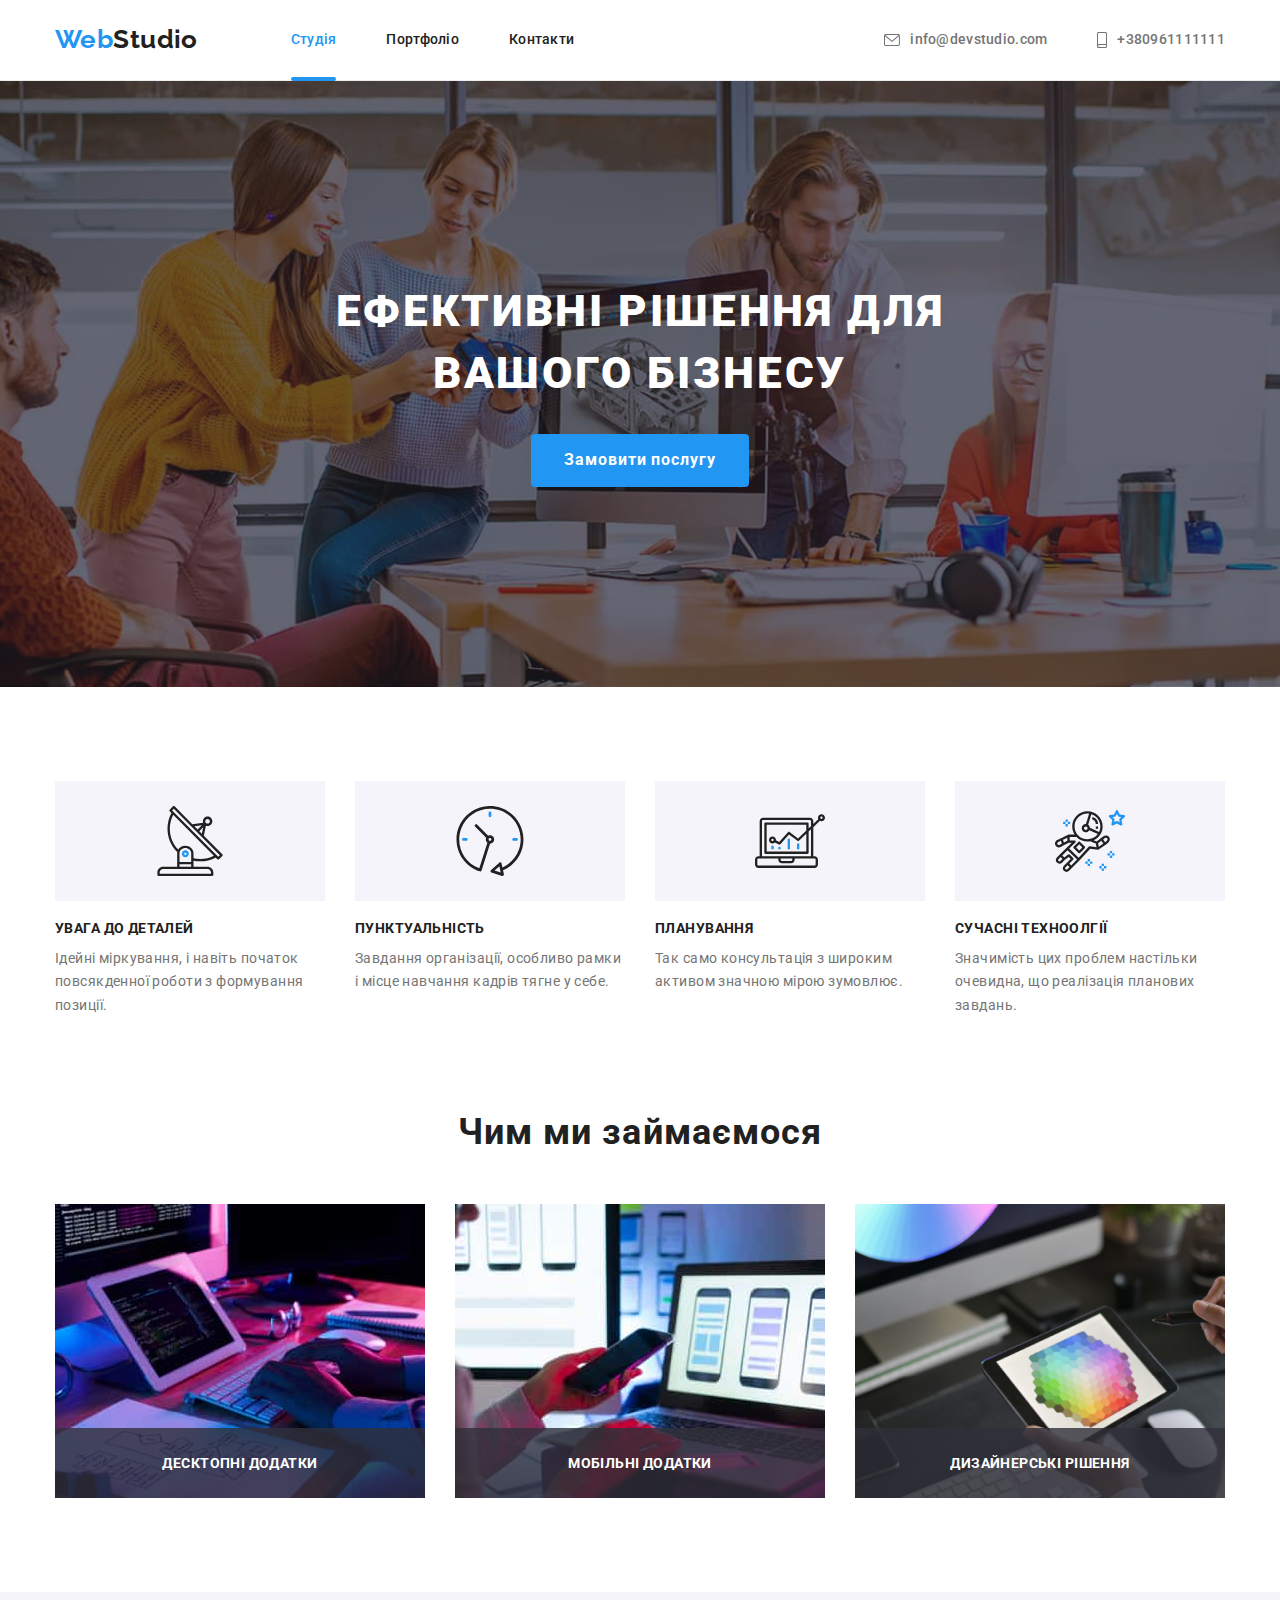
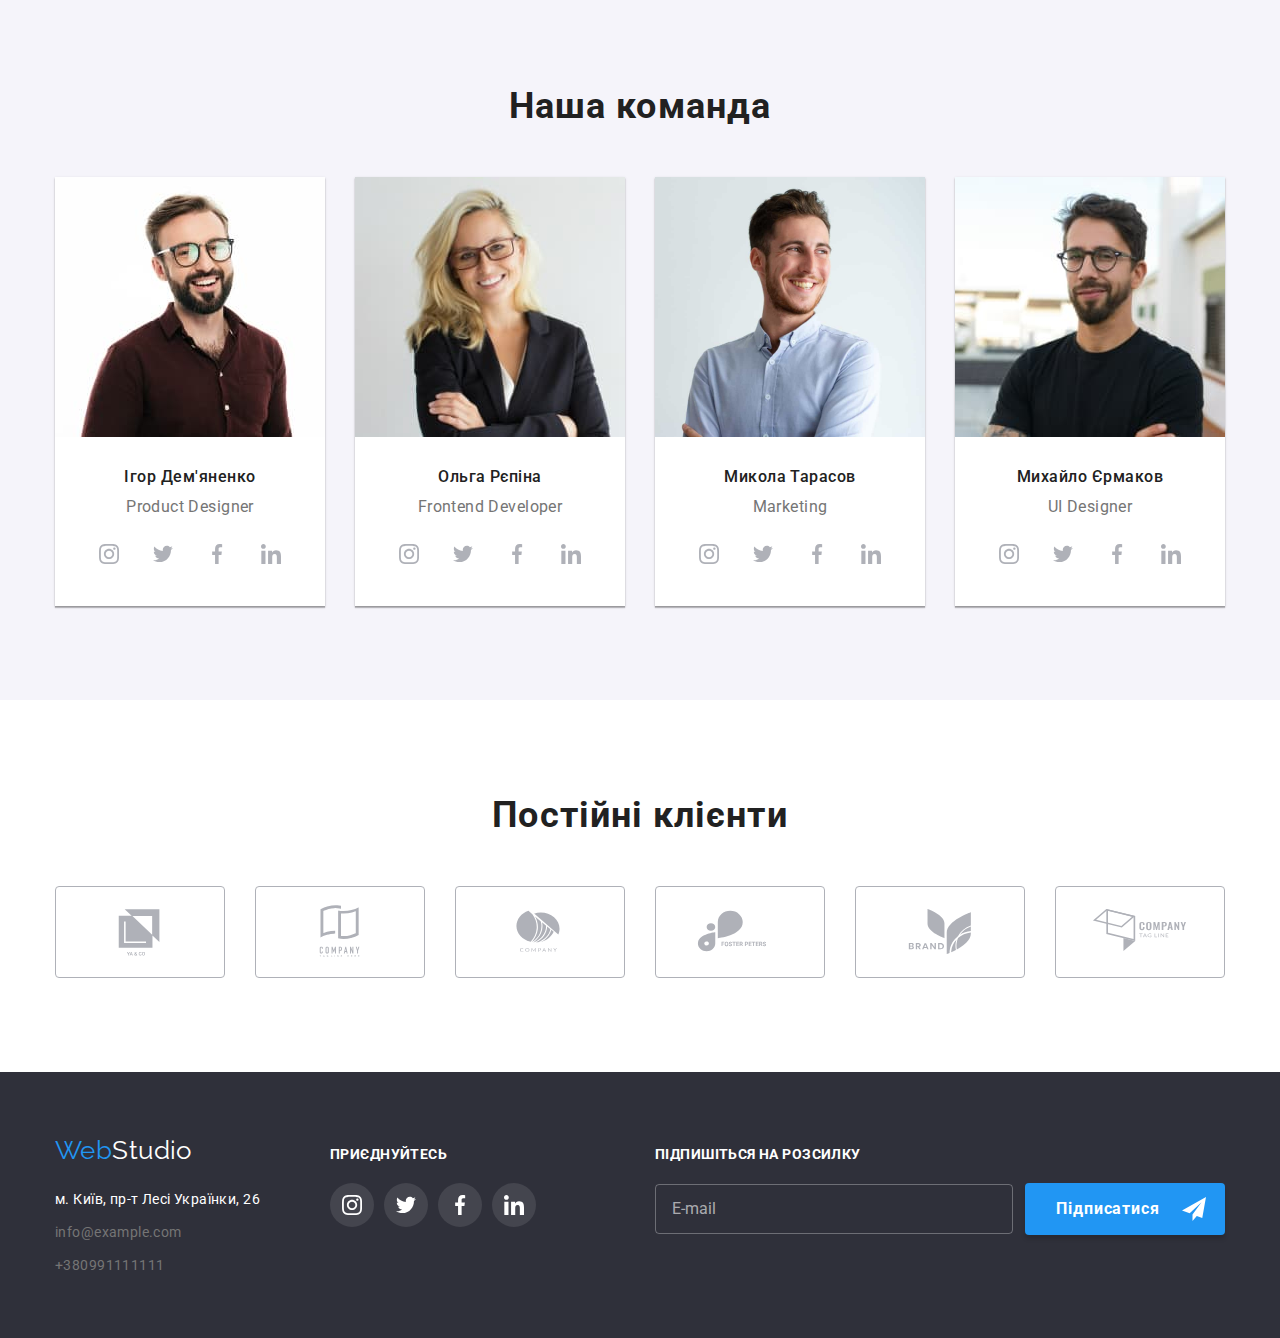
<file: index.html>
<!DOCTYPE html>
<html lang="uk">
  <head>
    <meta charset="UTF-8" />
    <meta http-equiv="X-UA-Compatible" content="IE=edge" />
    <meta name="viewport" content="width=device-width, initial-scale=1.0" />
    <link
      href="https://fonts.googleapis.com/css2?family=Raleway:wght@700&family=Roboto:wght@400;500;700;900&display=swap"
      rel="stylesheet"
    />
    <link
      rel="stylesheet"
      href="https://cdnjs.cloudflare.com/ajax/libs/modern-normalize/1.1.0/modern-normalize.min.css"
    />
    <link rel="stylesheet" href="./css/styles.css" />
    <title>Студія</title>
  </head>
  <body class="page">
    <!-- header -->
    <header class="page-header">
      <div class="container wrapper">
        <nav class="main-nav">
          <!-- logo -->
          <a href="./index.html" lang="en" class="link logo-header"
            ><span class="select">Web</span>Studio</a
          >
          <!-- navigatio -->
          <ul class="nav-list list">
            <li class="nav-list-item">
              <a href="./index.html" class="link nav-link current">Студія</a>
            </li>
            <li class="nav-list-item">
              <a href="./portfolio.html" class="link nav-link">Портфоліо</a>
            </li>
            <li class="nav-list-item"><a href="#" class="link nav-link">Контакти</a></li>
          </ul>
        </nav>
        <ul class="list contact-list">
          <li class="contact-list-item">
            <a href="mailto:info@devstudio.com" class="link mail">
              <svg class="mail-icon" width="16" height="12" aria-label="пошта">
                <use href="./images/icons.svg#icon-envelope"></use></svg
              >info@devstudio.com</a
            >
          </li>
          <li class="contact-list-item">
            <a href="tel:+380961111111" class="link tel">
              <svg class="mail-icon" width="10" height="16" aria-label="мобільний телефон">
                <use href="./images/icons.svg#icon-smartphone"></use></svg
              >+380961111111</a
            >
          </li>
        </ul>
      </div>
    </header>

    <!-- main -->
    <main>
      <!-- hero -->
      <section class="hero">
        <div class="container hero-content">
          <h1 class="hero-title">
            Ефективні рішення для <br />
            вашого бізнесу
          </h1>
          <button type="button" class="favor-btn" data-modal-open>Замовити послугу</button>
        </div>
      </section>

      <!-- advantage -->

      <section class="section advantage">
        <div class="container">
          <h2 class="visually-hidden">Наші переваги</h2>
          <ul class="list advantage-list">
            <li class="list-marker">
              <div class="advantage-theme">
                <svg class="advantage-icon" width="70" height="70" aria-label="антена">
                  <use href="./images/icons.svg#icon-block-01-antenna"></use>
                </svg>
              </div>
              <h3 class="advantage-title">Увага до деталей</h3>
              <p class="text">
                Ідейні міркування, і навіть початок повсякденної роботи з формування позиції.
              </p>
            </li>
            <li class="list-marker">
              <div class="advantage-theme">
                <svg class="advantage-icon" width="70" height="70" aria-label="годинник">
                  <use href="./images/icons.svg#icon-block-01-clock"></use>
                </svg>
              </div>
              <h3 class="advantage-title">Пунктуальність</h3>
              <p class="text">
                Завдання організації, особливо рамки і місце навчання кадрів тягне у себе.
              </p>
            </li>
            <li class="list-marker">
              <div class="advantage-theme">
                <svg class="advantage-icon" width="70" height="70" aria-label="діаграма">
                  <use href="./images/icons.svg#icon-block-01-diagram"></use>
                </svg>
              </div>
              <h3 class="advantage-title">Планування</h3>
              <p class="text">Так само консультація з широким активом значною мірою зумовлює.</p>
            </li>
            <li class="list-marker">
              <div class="advantage-theme">
                <svg class="advantage-icon" width="70" height="70" aria-label="космонавт">
                  <use href="./images/icons.svg#icon-block-01-astronaut"></use>
                </svg>
              </div>
              <h3 class="advantage-title">Сучасні техноолгії</h3>
              <p class="text">
                Значимість цих проблем настільки очевидна, що реалізація планових завдань.
              </p>
            </li>
          </ul>
        </div>
      </section>

      <!-- work -->

      <section class="section work">
        <div class="container">
          <h2 class="work-title">Чим ми займаємося</h2>
          <ul class="list work-list">
            <li class="work-list-item">
              <img src="./images/img-01.jpg" alt="Чоловік набирає код" width="370" height="294" />
              <p class="work-overlay">Десктопні додатки</p>
            </li>
            <li class="work-list-item">
              <img src="./images/img-02.jpg" alt="Жінка тримає телефон" width="370" height="294" />
              <p class="work-overlay">Мобільні додатки</p>
            </li>
            <li class="work-list-item">
              <img
                src="./images/img-03.jpg"
                alt="Відображення кольорової гами на планшеті"
                width="370"
                height="294"
              />
              <p class="work-overlay">Дизайнерські рішення</p>
            </li>
          </ul>
        </div>
      </section>

      <!-- team -->

      <section class="section team">
        <div class="container">
          <h2 class="team-title">Наша команда</h2>
          <ul class="list team-list">
            <li class="team-list-item">
              <img
                src="./images/img-04.jpg"
                alt="Ігор Дем'яненко Product Designer"
                width="270"
                height="260"
              />
              <div class="our-team">
                <h3 class="secondary-title">Ігор Дем'яненко</h3>
                <p lang="en" class="point">Product Designer</p>
                <ul class="social-list">
                  <li class="social-list-item">
                    <a href="" class="social-list-link">
                      <svg class="social-list-icon" width="20" height="20" aria-label="інстаграм">
                        <use href="./images/icons.svg#icon-social-instagram"></use>
                      </svg>
                    </a>
                  </li>
                  <li>
                    <a href="" class="social-list-link">
                      <svg class="social-list-icon" width="20" height="20" aria-label="твітер">
                        <use href="./images/icons.svg#icon-social-twitter"></use>
                      </svg>
                    </a>
                  </li>
                  <li>
                    <a href="" class="social-list-link">
                      <svg class="social-list-icon" width="20" height="20" aria-label="фейсбук">
                        <use href="./images/icons.svg#icon-social-facebook"></use>
                      </svg>
                    </a>
                  </li>
                  <li>
                    <a href="" class="social-list-link">
                      <svg class="social-list-icon" width="20" height="20" aria-label="лінкедін">
                        <use href="./images/icons.svg#icon-social-linkedin"></use>
                      </svg>
                    </a>
                  </li>
                </ul>
              </div>
            </li>

            <li class="team-list-item">
              <img
                src="./images/img-05.jpg"
                alt="Ольга Рєпіна Frontend Developer"
                width="270"
                height="260"
              />
              <div class="our-team">
                <h3 class="secondary-title">Ольга Рєпіна</h3>
                <p lang="en" class="point">Frontend Developer</p>
                <ul class="social-list">
                  <li class="social-list-item">
                    <a href="" class="social-list-link">
                      <svg class="social-list-icon" width="20" height="20" aria-label="інстаграм">
                        <use href="./images/icons.svg#icon-social-instagram"></use>
                      </svg>
                    </a>
                  </li>
                  <li>
                    <a href="" class="social-list-link">
                      <svg class="social-list-icon" width="20" height="20" aria-label="твітер">
                        <use href="./images/icons.svg#icon-social-twitter"></use>
                      </svg>
                    </a>
                  </li>
                  <li>
                    <a href="" class="social-list-link">
                      <svg class="social-list-icon" width="20" height="20" aria-label="фейсбук">
                        <use href="./images/icons.svg#icon-social-facebook"></use>
                      </svg>
                    </a>
                  </li>
                  <li>
                    <a href="" class="social-list-link">
                      <svg class="social-list-icon" width="20" height="20" aria-label="лінкедін">
                        <use href="./images/icons.svg#icon-social-linkedin"></use>
                      </svg>
                    </a>
                  </li>
                </ul>
              </div>
            </li>

            <li class="team-list-item">
              <img
                src="./images/img-06.jpg"
                alt="Микола Тарасов Marketing"
                width="270"
                height="260"
              />
              <div class="our-team">
                <h3 class="secondary-title">Микола Тарасов</h3>
                <p lang="en" class="point">Marketing</p>
                <ul class="social-list">
                  <li class="social-list-item">
                    <a href="" class="social-list-link">
                      <svg class="social-list-icon" width="20" height="20" aria-label="інстаграм">
                        <use href="./images/icons.svg#icon-social-instagram"></use>
                      </svg>
                    </a>
                  </li>
                  <li>
                    <a href="" class="social-list-link">
                      <svg class="social-list-icon" width="20" height="20" aria-label="твітер">
                        <use href="./images/icons.svg#icon-social-twitter"></use>
                      </svg>
                    </a>
                  </li>
                  <li>
                    <a href="" class="social-list-link">
                      <svg class="social-list-icon" width="20" height="20" aria-label="фейсбук">
                        <use href="./images/icons.svg#icon-social-facebook"></use>
                      </svg>
                    </a>
                  </li>
                  <li>
                    <a href="" class="social-list-link">
                      <svg class="social-list-icon" width="20" height="20" aria-label="лінкедін">
                        <use href="./images/icons.svg#icon-social-linkedin"></use>
                      </svg>
                    </a>
                  </li>
                </ul>
              </div>
            </li>

            <li class="team-list-item">
              <img
                src="./images/img-07.jpg"
                alt="Михайло Єрмаков UI Designer"
                width="270"
                height="260"
              />
              <div class="our-team">
                <h3 class="secondary-title">Михайло Єрмаков</h3>
                <p lang="en" class="point">UI Designer</p>
                <ul class="social-list">
                  <li class="social-list-item">
                    <a href="" class="social-list-link">
                      <svg class="social-list-icon" width="20" height="20" aria-label="інстаграм">
                        <use href="./images/icons.svg#icon-social-instagram"></use>
                      </svg>
                    </a>
                  </li>
                  <li>
                    <a href="" class="social-list-link">
                      <svg class="social-list-icon" width="20" height="20" aria-label="твітер">
                        <use href="./images/icons.svg#icon-social-twitter"></use>
                      </svg>
                    </a>
                  </li>
                  <li>
                    <a href="" class="social-list-link">
                      <svg class="social-list-icon" width="20" height="20" aria-label="фейсбук">
                        <use href="./images/icons.svg#icon-social-facebook"></use>
                      </svg>
                    </a>
                  </li>
                  <li>
                    <a href="" class="social-list-link">
                      <svg class="social-list-icon" width="20" height="20" aria-label="лінкедін">
                        <use href="./images/icons.svg#icon-social-linkedin"></use>
                      </svg>
                    </a>
                  </li>
                </ul>
              </div>
            </li>
          </ul>
        </div>
      </section>
      <section class="section regular-customers-section">
        <div class="container">
          <h2 class="regular-customers-title">Постійні клієнти</h2>
          <ul class="regular-customers-list">
            <li class="regular-customers-list-item">
              <a href="" class="regular-customers-list-link">
                <svg class="regular-customers-list-icon" width="106" height="60" aria-label="лого">
                  <use href="./images/icons.svg#icon-client-logo-01"></use>
                </svg>
              </a>
            </li>
            <li class="regular-customers-list-item">
              <a href="" class="regular-customers-list-link">
                <svg class="regular-customers-list-icon" width="106" height="60" aria-label="лого">
                  <use href="./images/icons.svg#icon-client-logo-02"></use>
                </svg>
              </a>
            </li>
            <li class="regular-customers-list-item">
              <a href="" class="regular-customers-list-link">
                <svg class="regular-customers-list-icon" width="106" height="60" aria-label="лого">
                  <use href="./images/icons.svg#icon-client-logo-03"></use>
                </svg>
              </a>
            </li>
            <li class="regular-customers-list-item">
              <a href="" class="regular-customers-list-link">
                <svg class="regular-customers-list-icon" width="106" height="60" aria-label="лого">
                  <use href="./images/icons.svg#icon-client-logo-04"></use>
                </svg>
              </a>
            </li>
            <li class="regular-customers-list-item">
              <a href="" class="regular-customers-list-link">
                <svg class="regular-customers-list-icon" width="106" height="60" aria-label="лого">
                  <use href="./images/icons.svg#icon-client-logo-05"></use>
                </svg>
              </a>
            </li>
            <li class="regular-customers-list-item">
              <a href="" class="regular-customers-list-link">
                <svg class="regular-customers-list-icon" width="106" height="60" aria-label="лого">
                  <use href="./images/icons.svg#icon-client-logo-06"></use>
                </svg>
              </a>
            </li>
          </ul>
        </div>
      </section>
    </main>

    <!-- footer -->

    <footer class="page-footer">
      <div class="container footer-wrapper">
        <div class="content-wrapper">
          <a href="./index.html" lang="en" class="link logo-footer">
            <span class="select">Web</span>Studio</a
          >
          <address>
            <ul class="list footer-list">
              <li class="footer-list-item">
                <a
                  href="https://goo.gl/maps/CPtrU1FHBa2aNyZL9"
                  target="_blank"
                  rel="noopener noreferrer nofollow"
                  class="link address"
                  >м. Київ, пр-т Лесі Українки, 26</a
                >
              </li>
              <li class="footer-list-item">
                <a href="mailto:info@example.com" class="link contact">info@example.com</a>
              </li>
              <li class="footer-list-item">
                <a href="tel:+380991111111" class="link contact">+380991111111</a>
              </li>
            </ul>
          </address>
        </div>

        <div class="join-wrapper">
          <p class="join-text">Приєднуйтесь</p>
          <ul class="join-list">
            <li class="join-list-item">
              <a href="" class="join-list-link">
                <svg
                  class="join-list-icon"
                  width="20"
                  height="20"
                  aria-label="соціальна сторінка інстаграм"
                >
                  <use href="./images/icons.svg#icon-social-instagram"></use>
                </svg>
              </a>
            </li>
            <li class="join-list-item">
              <a href="" class="join-list-link">
                <svg
                  class="join-list-icon"
                  width="20"
                  height="20"
                  aria-label="соціальна сторінка твітер"
                >
                  <use href="./images/icons.svg#icon-social-twitter"></use>
                </svg>
              </a>
            </li>
            <li class="join-list-item">
              <a href="" class="join-list-link">
                <svg
                  class="join-list-icon"
                  width="20"
                  height="20"
                  aria-label="соціальна сторінка фейсбук"
                >
                  <use href="./images/icons.svg#icon-social-facebook"></use>
                </svg>
              </a>
            </li>
            <li class="join-list-item">
              <a href="" class="join-list-link">
                <svg
                  class="join-list-icon"
                  width="20"
                  height="20"
                  aria-label="соціальна сторінка лінкедін"
                >
                  <use href="./images/icons.svg#icon-social-linkedin"></use>
                </svg>
              </a>
            </li>
          </ul>
        </div>

        <form class="footer-form">
          <p class="footer-form-label-desk">Підпишіться на розсилку</p>
          <div class="footer-form-wrapper">
            <label class="footer-form-label">
              <input
                type="email"
                name="user-footer-mail"
                class="footer-form-input"
                placeholder="E-mail"
              />
            </label>
            <button type="submit" class="footer-form-btn">
              Підписатися<svg
                class="footer-form-icon"
                width="24"
                height="24"
                aria-label="іконка відправки"
              >
                <use href="./images/icons.svg#icon-icon-send"></use>
              </svg>
            </button>
          </div>
        </form>
      </div>
    </footer>

    <!-- Backdrop and modal -->
    <div class="backdrop is-hidden" data-modal>
      <div class="modal">
        <button class="close-btn" data-modal-close>
          <svg
            class="close-btn-icon"
            width="18"
            height="18"
            aria-label="іконка зі значенням закрити"
          >
            <use href="./images/icons.svg#icon-close"></use>
          </svg>
        </button>

        <!-- Form from backdrop -->

        <p class="modal-form-title">Залиште свої дані, ми вам передзвонимо</p>
        <form class="modal-form">
          <label class="modal-form-label">
            <span class="modal-form-field-desk">Ім'я</span>
            <span class="modal-form-input-wrapper">
              <input type="text" name="user-name" class="modal-form-input" />
              <svg class="modal-form-icon" width="18" height="18">
                <use href="./images/icons.svg#icon-person-black-18dp"></use>
              </svg>
            </span>
          </label>

          <label class="modal-form-label">
            <span class="modal-form-field-desk">Телефон</span>
            <span class="modal-form-input-wrapper">
              <input type="tel" name="user-tel" class="modal-form-input" />
              <svg class="modal-form-icon" width="18" height="18">
                <use href="./images/icons.svg#icon-phone-black-18dp"></use>
              </svg>
            </span>
          </label>

          <label class="modal-form-label">
            <span class="modal-form-field-desk">Пошта</span>
            <span class="modal-form-input-wrapper">
              <input type="email" name="user-mail" class="modal-form-input" />
              <svg class="modal-form-icon" width="18" height="18">
                <use href="./images/icons.svg#icon-email-black-18dp"></use>
              </svg>
            </span>
          </label>
          <label class="modal-form-label">
            <span class="modal-form-field-desk">Коментар</span>
            <textarea
              name="user-comment"
              class="modal-form-comment"
              placeholder="Введіть текст"
            ></textarea>
          </label>
          <label class="modal-form-label modal-form-check-label">
            <input type="checkbox" class="modal-form-checkbox" name="user-box" />
            <svg
              class="modal-form-check-icon"
              width="16"
              height="15"
              aria-label="іконка підтвердження"
            >
              <use href="./images/icons.svg#icon-icon-check" class="own-check-icon"></use>
            </svg>
            <span class="modal-form-check-desk"
              >Погоджуюся з розсилкою та приймаю&nbsp;<a href="#" class="modal-form-check-link"
                >Умови договору</a
              ></span
            >
          </label>
          <button type="submit" class="modal-form-btn">Відправити</button>
        </form>
      </div>
    </div>

    <!-- script -->

    <script src="./js/modal.js"></script>
  </body>
</html>
</file>
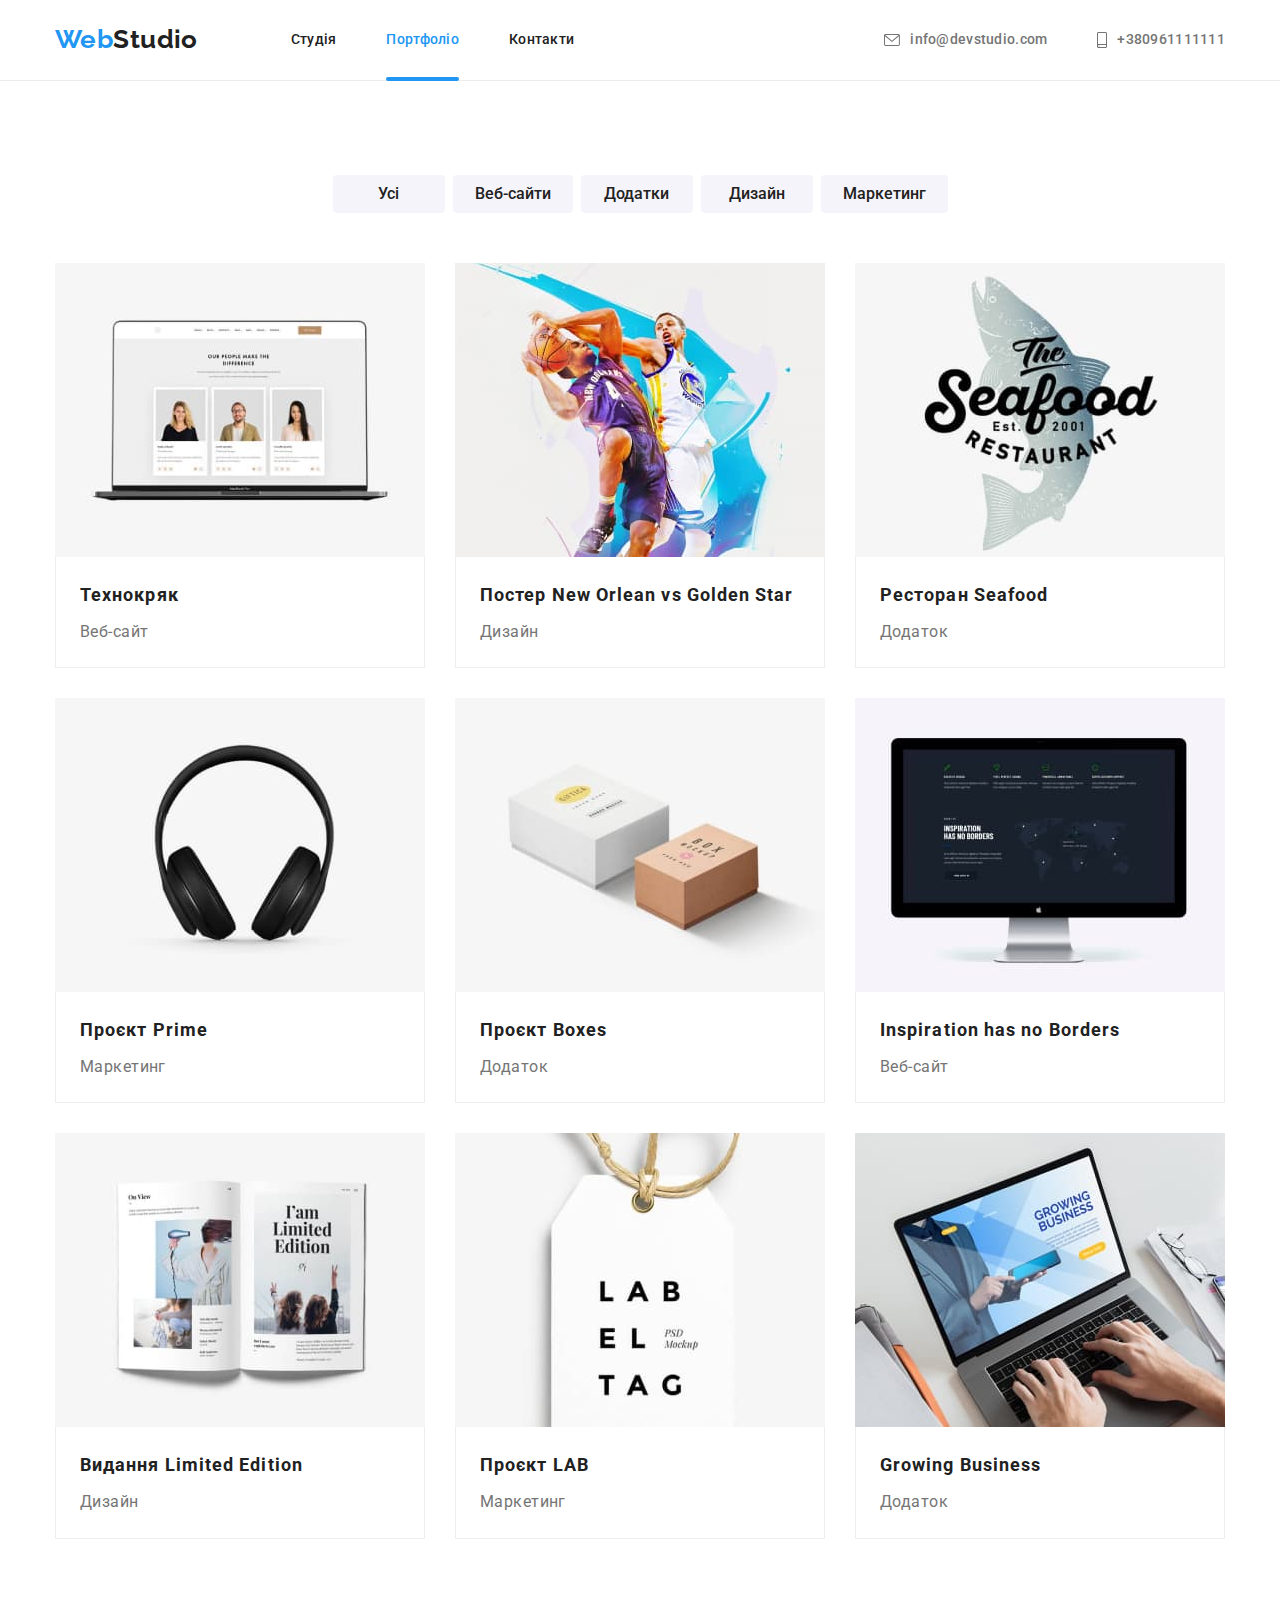
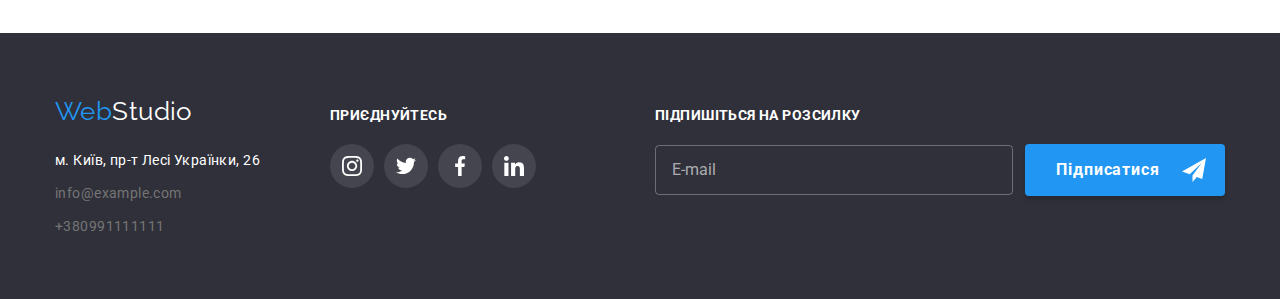
<file: portfolio.html>
<!DOCTYPE html>
<html lang="uk">
  <head>
    <meta charset="UTF-8" />
    <meta http-equiv="X-UA-Compatible" content="IE=edge" />
    <meta name="viewport" content="width=device-width, initial-scale=1.0" />
    <link
      href="https://fonts.googleapis.com/css2?family=Raleway:wght@700&family=Roboto:wght@400;500;700;900&display=swap"
      rel="stylesheet"
    />
    <link
      rel="stylesheet"
      href="https://cdnjs.cloudflare.com/ajax/libs/modern-normalize/1.1.0/modern-normalize.min.css"
    />
    <link rel="stylesheet" href="./css/styles.css" />
    <title>Портфоліо</title>
  </head>
  <body class="page">
    <!-- Header -->
    <header class="page-header">
      <div class="container wrapper">
        <nav class="main-nav">
          <!-- logo -->
          <a href="./index.html" lang="en" class="link logo-header"
            ><span class="select">Web</span>Studio</a
          >
          <!-- navigatio -->
          <ul class="nav-list list">
            <li class="nav-list-item">
              <a href="./index.html" class="link nav-link">Студія</a>
            </li>
            <li class="nav-list-item">
              <a href="./portfolio.html" class="link nav-link current">Портфоліо</a>
            </li>
            <li class="nav-list-item"><a href="#" class="link nav-link">Контакти</a></li>
          </ul>
        </nav>
        <ul class="list contact-list">
          <li class="contact-list-item">
            <a href="mailto:info@devstudio.com" class="link mail">
              <svg class="mail-icon" width="16" height="12" aria-label="пошта">
                <use href="./images/icons.svg#icon-envelope"></use></svg
              >info@devstudio.com</a
            >
          </li>
          <li class="contact-list-item">
            <a href="tel:+380961111111" class="link tel">
              <svg class="mail-icon" width="10" height="16" aria-label="мобільний телефон">
                <use href="./images/icons.svg#icon-smartphone"></use></svg
              >+380961111111</a
            >
          </li>
        </ul>
      </div>
    </header>

    <!-- main -->
    <main>
      <!-- portfolio -->
      <section class="section portfolio">
        <div class="container portfolio-wrapper">
          <h1 class="visually-hidden">Портфоліо</h1>
          <ul class="list portfolio-list">
            <li class="portfolio-list-item">
              <button type="button" class="main-btn button">Усі</button>
            </li>
            <li class="portfolio-list-item">
              <button type="button" class="button">Веб-сайти</button>
            </li>
            <li class="portfolio-list-item">
              <button type="button" class="button">Додатки</button>
            </li>
            <li class="portfolio-list-item">
              <button type="button" class="button">Дизайн</button>
            </li>
            <li class="portfolio-list-item">
              <button type="button" class="button">Маркетинг</button>
            </li>
          </ul>

          <ul class="portfolio-content">
            <li class="portfolio-content-item">
              <a href="" class="link portfolio-content-link">
                <div class="cards-wrapper">
                  <img
                    src="./images/pic-01.jpg"
                    alt="Прев'ю сайту Технокряк"
                    width="370"
                    height="294"
                  />
                  <p class="cards-overlay">
                    Ресурс пропонує комплексні пропозиції з різним рівнем функціоналу та сервісів.
                    Все це дозволить відвідувачу отримати вичерпні відомості про компанію чи
                    приватну особу.
                  </p>
                </div>
                <div class="our-products">
                  <h2 class="portfolio-title">Технокряк</h2>
                  <p class="desk">Веб-сайт</p>
                </div>
              </a>
            </li>

            <li class="link portfolio-content-item">
              <a href="" class="link portfolio-content-link">
                <div class="cards-wrapper">
                  <img src="./images/pic-02.jpg" alt="Дизайн постеру" width="370" height="294" />
                  <p class="cards-overlay">
                    Ресурс пропонує комплексні пропозиції з різним рівнем функціоналу та сервісів.
                    Все це дозволить відвідувачу отримати вичерпні відомості про компанію чи
                    приватну особу.
                  </p>
                </div>

                <div class="our-products">
                  <h2 class="portfolio-title">Постер New Orlean vs Golden Star</h2>
                  <p class="desk">Дизайн</p>
                </div>
              </a>
            </li>

            <li class="portfolio-content-item">
              <a href="" class="link link portfolio-content-link">
                <div class="cards-wrapper">
                  <img src="./images/pic-03.jpg" alt="Додаток ресторану" width="370" height="294" />
                  <p class="cards-overlay">
                    Ресурс пропонує комплексні пропозиції з різним рівнем функціоналу та сервісів.
                    Все це дозволить відвідувачу отримати вичерпні відомості про компанію чи
                    приватну особу.
                  </p>
                </div>
                <div class="our-products">
                  <h2 class="portfolio-title">Ресторан Seafood</h2>
                  <p class="desk">Додаток</p>
                </div>
              </a>
            </li>

            <li class="portfolio-content-item">
              <a href="" class="link portfolio-content-link">
                <div class="cards-wrapper">
                  <img src="./images/pic-04.jpg" alt="Маркетинг" width="370" height="294" />
                  <p class="cards-overlay">
                    Ресурс пропонує комплексні пропозиції з різним рівнем функціоналу та сервісів.
                    Все це дозволить відвідувачу отримати вичерпні відомості про компанію чи
                    приватну особу.
                  </p>
                </div>

                <div class="our-products">
                  <h2 class="portfolio-title">Проєкт Prime</h2>
                  <p class="desk">Маркетинг</p>
                </div>
              </a>
            </li>

            <li class="portfolio-content-item">
              <a href="" class="link portfolio-content-link">
                <div class="cards-wrapper">
                  <img src="./images/pic-05.jpg" alt="Додаток" width="370" height="294" />
                  <p class="cards-overlay">
                    Ресурс пропонує комплексні пропозиції з різним рівнем функціоналу та сервісів.
                    Все це дозволить відвідувачу отримати вичерпні відомості про компанію чи
                    приватну особу.
                  </p>
                </div>
                <div class="our-products">
                  <h2 class="portfolio-title">Проєкт Boxes</h2>
                  <p class="desk">Додаток</p>
                </div>
              </a>
            </li>

            <li class="portfolio-content-item">
              <a href="" class="link portfolio-content-link">
                <div class="cards-wrapper">
                  <img src="./images/pic-06.jpg" alt="Веб-сайт" width="370" height="294" />
                  <p class="cards-overlay">
                    Ресурс пропонує комплексні пропозиції з різним рівнем функціоналу та сервісів.
                    Все це дозволить відвідувачу отримати вичерпні відомості про компанію чи
                    приватну особу.
                  </p>
                </div>

                <div class="our-products">
                  <h2 class="portfolio-title">Inspiration has no Borders</h2>
                  <p class="desk">Веб-сайт</p>
                </div>
              </a>
            </li>

            <li class="portfolio-content-item">
              <a href="" class="link portfolio-content-link">
                <div class="cards-wrapper">
                  <img src="./images/pic-07.jpg" alt="Видання" width="370" height="294" />
                  <p class="cards-overlay">
                    Ресурс пропонує комплексні пропозиції з різним рівнем функціоналу та сервісів.
                    Все це дозволить відвідувачу отримати вичерпні відомості про компанію чи
                    приватну особу.
                  </p>
                </div>
                <div class="our-products">
                  <h2 class="portfolio-title">Видання Limited Edition</h2>
                  <p class="desk">Дизайн</p>
                </div>
              </a>
            </li>

            <li class="portfolio-content-item">
              <a href="" class="link portfolio-content-link">
                <div class="cards-wrapper">
                  <img src="./images/pic-08.jpg" alt="Проєкт" width="370" height="294" />
                  <p class="cards-overlay">
                    Ресурс пропонує комплексні пропозиції з різним рівнем функціоналу та сервісів.
                    Все це дозволить відвідувачу отримати вичерпні відомості про компанію чи
                    приватну особу.
                  </p>
                </div>
                <div class="our-products">
                  <h2 class="portfolio-title">Проєкт LAB</h2>
                  <p class="desk">Маркетинг</p>
                </div>
              </a>
            </li>

            <li class="portfolio-content-item">
              <a href="" class="link portfolio-content-link">
                <div class="cards-wrapper">
                  <img
                    src="./images/pic-09.jpg"
                    alt="Додаток для бізнесу"
                    width="370"
                    height="294"
                  />
                  <p class="cards-overlay">
                    Ресурс пропонує комплексні пропозиції з різним рівнем функціоналу та сервісів.
                    Все це дозволить відвідувачу отримати вичерпні відомості про компанію чи
                    приватну особу.
                  </p>
                </div>
                <div class="our-products">
                  <h2 class="portfolio-title">Growing Business</h2>
                  <p class="desk">Додаток</p>
                </div>
              </a>
            </li>
          </ul>
        </div>
      </section>
    </main>

    <!-- footer -->

    <footer class="page-footer">
      <div class="container footer-wrapper">
        <div class="content-wrapper">
          <a href="./index.html" lang="en" class="link logo-footer">
            <span class="select">Web</span>Studio</a
          >
          <address>
            <ul class="list footer-list">
              <li class="footer-list-item">
                <a
                  href="https://goo.gl/maps/CPtrU1FHBa2aNyZL9"
                  target="_blank"
                  rel="noopener noreferrer nofollow"
                  class="link address"
                  >м. Київ, пр-т Лесі Українки, 26</a
                >
              </li>
              <li class="footer-list-item">
                <a href="mailto:info@example.com" class="link contact">info@example.com</a>
              </li>
              <li class="footer-list-item">
                <a href="tel:+380991111111" class="link contact">+380991111111</a>
              </li>
            </ul>
          </address>
        </div>

        <div class="join-wrapper">
          <p class="join-text">Приєднуйтесь</p>
          <ul class="join-list">
            <li class="join-list-item">
              <a href="" class="join-list-link">
                <svg
                  class="join-list-icon"
                  width="20"
                  height="20"
                  aria-label="соціальна сторінка інстаграм"
                >
                  <use href="./images/icons.svg#icon-social-instagram"></use>
                </svg>
              </a>
            </li>
            <li class="join-list-item">
              <a href="" class="join-list-link">
                <svg
                  class="join-list-icon"
                  width="20"
                  height="20"
                  aria-label="соціальна сторінка твітер"
                >
                  <use href="./images/icons.svg#icon-social-twitter"></use>
                </svg>
              </a>
            </li>
            <li class="join-list-item">
              <a href="" class="join-list-link">
                <svg
                  class="join-list-icon"
                  width="20"
                  height="20"
                  aria-label="соціальна сторінка фейсбук"
                >
                  <use href="./images/icons.svg#icon-social-facebook"></use>
                </svg>
              </a>
            </li>
            <li class="join-list-item">
              <a href="" class="join-list-link">
                <svg
                  class="join-list-icon"
                  width="20"
                  height="20"
                  aria-label="соціальна сторінка лінкедін"
                >
                  <use href="./images/icons.svg#icon-social-linkedin"></use>
                </svg>
              </a>
            </li>
          </ul>
        </div>

        <form class="footer-form">
          <p class="footer-form-label-desk">Підпишіться на розсилку</p>
          <div class="footer-form-wrapper">
            <label class="footer-form-label">
              <input
                type="email"
                name="user-footer-mail"
                class="footer-form-input"
                placeholder="E-mail"
              />
            </label>
            <button type="submit" class="footer-form-btn">
              Підписатися<svg
                class="footer-form-icon"
                width="24"
                height="24"
                aria-label="іконка відправки"
              >
                <use href="./images/icons.svg#icon-icon-send"></use>
              </svg>
            </button>
          </div>
        </form>
      </div>
    </footer>
  </body>
</html>
</file>
<file: css/styles.css>
:root {
  --page-bg-color: #ffffff;
  --primary-text-color-dark: #212121;
  --secondary-text-color-dark: #757575;
  --main-accent-color: #2196f3;
  --secondary-accent-color: #188ce8;
  --primary-text-color-light: #ffffff;
  --primary-bg-color-dark: #2f303a;
  --secondary-bg-color-light: #f5f4fa;
  --logo-header-color: #000000;
  --transition-dur-and-func: 250ms cubic-bezier(0.4, 0, 0.2, 1);
}

img {
  display: block;
  max-width: 100%;
  height: auto;
}
button {
  cursor: pointer;
  font-family: inherit;
}
address {
  font-style: normal;
}
h1,
h2,
h3,
p {
  margin-top: 0;
  margin-bottom: 0;
}

ul {
  margin-top: 0;
  margin-bottom: 0;
  padding-left: 0;
  list-style: none;
}

/* body */
.page {
  margin: 0;

  background-color: var(--page-bg-color);
  color: var(--primary-text-color-dark);
  font-family: 'Roboto', sans-serif;
  letter-spacing: 0.03em;
  font-size: 14px;
}

/* Container */

.container {
  margin: 0 auto;
  padding: 0 15px;
  width: 1200px;
}

.visually-hidden {
  position: absolute;
  white-space: nowrap;
  width: 1px;
  height: 1px;
  overflow: hidden;
  border: 0;
  padding: 0;
  clip: rect(0 0 0 0);
  clip-path: inset(50%);
  margin: -1px;
}

/* header */

.page-header {
  background-color: var(--primary-text-color-light);
  border-bottom: 1px solid #ececec;
}

/* Батько для всіх елементів Хедера */

.wrapper {
  display: flex;
  align-items: center;
}

/* Navigation */

.main-nav {
  display: flex;
  align-items: center;
}

.nav-list {
  display: flex;
  align-items: center;
}

.nav-list,
.contact-list {
  column-gap: 50px;
}

/* logo header */
.logo-header {
  margin-right: 93px;

  color: var(--logo-part-header);
  font-family: 'Raleway', sans-serif;
  font-size: 26px;
  font-weight: 700;
  line-height: 1.2;
}
.select {
  color: var(--main-accent-color);
}
/* nav-menu */
.link {
  text-decoration: none;
}

.nav-list .nav-link {
  display: block;
  padding: 32px 0;

  color: currentColor;
  font-weight: 500;
  line-height: 1.14;
  letter-spacing: 0.02em;
  transition: color var(--transition-dur-and-func);
}
.nav-list .nav-link: ,
.nav-list .nav-link:focus {
  color: var(--main-accent-color);
}

.contact-list {
  display: flex;
  margin-left: auto;
}

.list .mail,
.list .tel {
  display: flex;
  padding: 32px 0;
  align-items: center;

  color: var(--secondary-text-color-dark);
  font-family: inherit;
  font-style: normal;
  line-height: 1.14;
  letter-spacing: 0.02em;
  font-weight: 500;
  transition: color var(--transition-dur-and-func);
}

.list .mail:hover,
.list .mail:focus,
.list .tel:hover,
.list .tel:focus {
  color: var(--main-accent-color);
}

.mail-icon {
  fill: currentColor;
  margin-right: 10px;
  transition: fill var(--transition-dur-and-func);
}

.list .mail:hover .mail-icon,
.list .mail:focus .mail-icon,
.list .tel:hover .mail-icon,
.list .tel:focus .mail-icon {
  fill: var(--main-accent-color);
}

.list .current {
  color: var(--main-accent-color);
  position: relative;
}

.current::after {
  content: '';
  position: absolute;
  bottom: -1px;
  left: 0;
  display: block;
  width: 100%;
  height: 4px;
  background-color: var(--main-accent-color);
  border-radius: 2px;
}

.section {
  padding: 94px 0;
}

/* hero section */
.hero {
  padding: 200px 0;
  margin-left: auto;
  margin-right: auto;
  max-width: 1600px;
  text-align: center;
  background-color: var(--primary-bg-color-dark);
  background-image: linear-gradient(to right, rgba(47 48 58 / 40%), rgba(47 48 58 / 40%)),
    url(../images/hero-img.jpg);
  background-repeat: no-repeat;
  background-size: cover;
  background-position: center;
}

.hero-title {
  margin-bottom: 30px;

  color: var(--primary-text-color-light);
  font-size: 44px;
  font-weight: 900;
  text-transform: uppercase;
  line-height: 1.4;
  letter-spacing: 0.06em;
  text-align: center;
}

.favor-btn {
  display: inline-block;
  padding: 10px 32px;
  min-width: 216px;
  border: 1px solid transparent;
  border-radius: 4px;

  background-color: var(--main-accent-color);
  color: var(--primary-text-color-light);
  font-weight: 700;
  font-size: 16px;
  line-height: 1.9;
  letter-spacing: 0.06em;
  text-align: center;
  transition: background-color var(--transition-dur-and-func);
}

.favor-btn:hover,
.favor-btn:focus {
  background-color: var(--secondary-accent-color);
  color: var(--primary-text-color-light);
}

/* backdrop */

.backdrop {
  position: fixed;
  top: 0;
  left: 0;
  z-index: 100;
  width: 100%;
  height: 100%;
  background-color: rgba(0, 0, 0, 0.2);
  transition: opacity var(--transition-dur-and-func), visibility var(--transition-dur-and-func);
}

.backdrop.is-hidden {
  opacity: 0;
  visibility: hidden;
  pointer-events: none;
}

.modal {
  position: absolute;
  top: 50%;
  left: 50%;
  min-width: 528px;
  min-height: 581px;
  padding: 40px;
  transform: translate(-50%, -50%);
  background-color: var(--page-bg-color);
}

.close-btn {
  position: absolute;
  top: 8px;
  right: 8px;
  display: flex;
  align-items: center;
  justify-content: center;
  padding: 0;
  width: 30px;
  height: 30px;
  border: 1px solid rgba(0, 0, 0, 0.1);
  border-radius: 50%;
  background-color: transparent;
  transition: fill var(--transition-dur-and-func);
}

.close-btn:hover .close-btn-icon,
.close-btn:focus .close-btn-icon {
  fill: var(--main-accent-color);
}

.close-btn-icon {
  fill: #000000;
}

/* our forms */

.modal-form-title {
  margin-bottom: 12px;
  font-size: 20px;
  font-weight: 700;
  line-height: 1.2;
  text-align: center;
}

.modal-form {
  display: flex;
  flex-direction: column;
}

.modal-form-input {
  width: 100%;
  height: 40px;
  border: 1px solid rgba(33, 33, 33, 0.2);
  border-radius: 4px;
  padding-left: 42px;
  transition: border-color var(--transition-dur-and-func);
}

.modal-form-input:focus + .modal-form-icon {
  fill: var(--main-accent-color);
}

.modal-form-input:focus {
  outline: none;
  border-color: var(--main-accent-color);
}

.modal-form-field-desk {
  display: block;
  margin-bottom: 4px;
  font-size: 12px;
  line-height: 1.2;
  letter-spacing: 0.01em;
  color: var(--secondary-text-color-dark);
}

.modal-form-icon {
  position: absolute;
  top: 50%;
  left: 12px;
  transform: translateY(-50%);
  fill: var(--primary-text-color-dark);
  transition: fill var(--transition-dur-and-func);
}

.modal-form-input-wrapper {
  display: block;
  position: relative;
  margin-bottom: 10px;
}

.modal-form-comment {
  width: 100%;
  height: 120px;
  margin-bottom: 20px;
  padding: 12px 16px;
  resize: none;
  border: 1px solid rgba(33, 33, 33, 0.2);
  border-radius: 4px;
  transition: border-color var(--transition-dur-and-func);
}

.modal-form-comment:focus {
  outline: none;
  border-color: var(--main-accent-color);
}

.modal-form-comment::placeholder {
  font-size: 12px;
  line-height: 1.2;
  letter-spacing: 0.01em;
  color: rgba(117, 117, 117, 0.5);
}

.modal-form-check-icon {
  border-radius: 2px;
  border: 1px solid var(--primary-text-color-dark);
  cursor: pointer;
  margin-right: 7px;
}

.own-check-icon {
  display: none;
}

.modal-form-checkbox:checked + .modal-form-check-icon {
  background-color: var(--main-accent-color);
  border-color: var(--main-accent-color);
}

.modal-form-checkbox:checked + .modal-form-check-icon .own-check-icon {
  display: block;
}

.modal-form-checkbox:focus + .modal-form-check-icon {
  box-shadow: 0 0 0 2px rgba(33, 150, 243, 0.5);
  border-color: var(--main-accent-color);
}

.modal-form-checkbox {
  appearance: none;
  position: absolute;
}
.modal-form-check-label {
  display: flex;
  justify-content: center;
  align-items: center;
  margin-bottom: 30px;
}

.modal-form-check-desk {
  color: var(--secondary-text-color-dark);
  font-weight: 400;
  letter-spacing: 0.03em;
  line-height: 1.7;
}

.modal-form-check-link {
  color: var(--main-accent-color);
  font-family: inherit;
  font-size: 14px;
  font-weight: 400;
  letter-spacing: 0.03em;
  line-height: 1.7;
}

.modal-form-btn {
  display: inline-block;
  padding: 10px 52px;
  align-self: center;
  min-width: 200px;
  border: 1px solid transparent;
  border-radius: 4px;
  box-shadow: 0px 4px 4px rgba(0, 0, 0, 0.15);

  background-color: var(--main-accent-color);
  color: var(--primary-text-color-light);
  font-weight: 700;
  font-size: 16px;
  line-height: 1.9;
  letter-spacing: 0.06em;
  text-align: center;
}

/* section advantage */

.advantage-theme {
  display: flex;
  width: 270px;
  height: 120px;
  margin-bottom: 20px;
  justify-content: center;
  align-items: center;
  column-gap: 30px;
  background-color: var(--secondary-bg-color-light);
}

.advantage-list,
.work-list,
.team-list {
  display: flex;
  column-gap: 30px;
}

.work-list-item {
  position: relative;
}

.work-overlay {
  display: flex;
  justify-content: center;
  align-items: center;
  position: absolute;
  bottom: 0;
  left: 0;
  width: 100%;
  height: 70px;
  color: var(--page-bg-color);
  text-transform: uppercase;
  font-weight: 700;
  line-height: 1.143;
  text-align: center;
  background-color: rgba(47, 48, 58, 0.8);
}

.list-marker {
  width: 270px;
}

.advantage-title {
  margin-bottom: 10px;

  font-size: 14px;
  font-weight: 700;
  line-height: 1.14;
  letter-spacing: 0.03em;
  text-transform: uppercase;
}

.text {
  color: var(--secondary-text-color-dark);
  line-height: 1.7;
}

.work {
  padding-top: 0;
}

.work-title,
.team-title {
  margin-bottom: 50px;

  color: var(--primary-text-color-dark);
  font-weight: 700;
  font-size: 36px;
  line-height: 1.16;
  letter-spacing: 0.03em;
  text-align: center;
}
/*   our team */

.team-list-item {
  width: 270px;
  background-color: var(--primary-text-color-light);
  box-shadow: 0px 1px 3px rgba(0, 0, 0, 0.12), 0px 1px 1px rgba(0, 0, 0, 0.14),
    0px 2px 1px rgba(0, 0, 0, 0.2);
}
.team {
  background-color: var(--secondary-bg-color-light);
}

.our-team {
  padding: 30px 0;
}

.secondary-title {
  margin-bottom: 10px;

  color: var(--primary-text-color-dark);
  font-weight: 500;
  font-size: 16px;
  line-height: 1.2;
  letter-spacing: 0.03em;
  text-align: center;
}

.point {
  color: var(--secondary-text-color-dark);
  font-size: 16px;
  line-height: 1.2;
  text-align: center;
  margin-bottom: 16px;
}

.social-list {
  display: flex;
  justify-content: center;
  column-gap: 10px;
}

.social-list-link {
  display: flex;
  align-items: center;
  justify-content: center;
  width: 44px;
  height: 44px;
  border-radius: 50%;
  background-color: var(--page-bg-color);
  transition: background-color var(--transition-dur-and-func);
}

.social-list-link:hover,
.social-list-link:focus {
  background-color: var(--main-accent-color);
}

.social-list-link:hover .social-list-icon,
.social-list-link:focus .social-list-icon {
  fill: var(--page-bg-color);
}

.social-list-icon {
  fill: #afb1b8;
  transition: fill var(--transition-dur-and-func);
}

/* regular-customers */

.regular-customers-list {
  display: flex;
  column-gap: 30px;
}

.regular-customers-title {
  margin-bottom: 50px;

  font-size: 36px;
  font-weight: 700;
  line-height: 1.17;
  letter-spacing: 0.03em;
  color: var(--primary-text-color-dark);
  text-align: center;
}

.regular-customers-list-item {
  width: 170px;
  height: 92px;
}

.regular-customers-list-link {
  display: flex;
  width: 100%;
  height: 100%;
  border: 1px solid #afb1b8;
  border-radius: 4px;
  align-items: center;
  justify-content: center;
  transition: border var(--transition-dur-and-func);
}

.regular-customers-list-link:hover,
.regular-customers-list-link:focus {
  border: 1px solid var(--main-accent-color);
}

.regular-customers-list-link:hover .regular-customers-list-icon,
.regular-customers-list-link:focus .regular-customers-list-icon {
  fill: var(--main-accent-color);
}

.regular-customers-list-icon {
  fill: #afb1b8;
  transition: fill var(--transition-dur-and-func);
}
/* footer */
.page-footer {
  padding: 60px 0;
  background-color: var(--primary-bg-color-dark);
}

.content-wrapper {
  margin-right: 70px;
}

.footer-wrapper {
  display: flex;
  align-items: baseline;
}

.logo-footer {
  display: inline-block;
  margin-bottom: 20px;

  color: var(--primary-text-color-light);
  font-family: 'Raleway', sans-serif;
  font-size: 26px;
  line-height: 1.4;
}

.footer-list .footer-list-item:not(:last-child) {
  margin-bottom: 9px;
}

.address,
.contact {
  font-family: inherit;
  line-height: 1.7;
}
.address {
  color: var(--primary-text-color-light);
  transition: color var(--transition-dur-and-func);
}
.contact {
  color: var(--secondary-text-color-dark);
  transition: color var(--transition-dur-and-func);
}
.address:hover,
.address:focus,
.contact:hover,
.contact:focus {
  color: var(--main-accent-color);
}

.join-text {
  margin-bottom: 20px;

  font-size: 14px;
  font-weight: 700;
  line-height: 1.14;
  letter-spacing: 0.03em;
  text-transform: uppercase;
  color: var(--page-bg-color);
}

.join-list-icon {
  fill: var(--page-bg-color);
}

.join-list {
  display: flex;
  column-gap: 10px;
}

.join-list-link {
  display: flex;
  align-items: center;
  justify-content: center;
  width: 44px;
  height: 44px;
  border-radius: 50%;
  background-color: rgba(255, 255, 255, 0.1);
  transition: background-color var(--transition-dur-and-func);
}

.join-list-link:hover,
.join-list-link:focus {
  background-color: var(--main-accent-color);
}

/* footer form */

.footer-form {
  margin-left: auto;
}

.footer-form-wrapper {
  display: flex;
  align-items: center;
}

.footer-form-label-desk {
  margin-bottom: 20px;
  color: var(--primary-text-color-light);
  font-weight: 700;
  line-height: 1.14;
  text-transform: uppercase;
}

.footer-form-input {
  width: 358px;
  height: 50px;
  padding: 15px 0 15px 16px;
  border: 1px solid rgba(255, 255, 255, 0.3);
  border-radius: 4px;
  background-color: transparent;
  color: var(--page-bg-color);
}

.footer-form-input::placeholder {
  color: rgba(255, 255, 255, 0.6);
  font-size: 16px;
  line-height: 1.25;
}

.footer-form-btn {
  position: relative;
  display: inline-block;
  padding: 10px 62px 10px 28px;
  margin-left: 12px;
  align-self: center;
  min-width: 200px;
  border: 1px solid transparent;
  border-radius: 4px;
  box-shadow: 0px 4px 4px rgba(0, 0, 0, 0.15);

  background-color: var(--main-accent-color);
  color: var(--primary-text-color-light);
  font-weight: 700;
  font-size: 16px;
  line-height: 1.9;
  letter-spacing: 0.06em;
  text-align: center;
  transition: background-color var(--transition-dur-and-func),
    box-shadow var(--transition-dur-and-func);
}

.footer-form-icon {
  position: absolute;
  top: 13px;
  right: 18px;
}
/* portfolio */

.portfolio-list {
  display: flex;
  column-gap: 8px;
  justify-content: center;
  align-items: center;
  margin-bottom: 50px;
}

.button {
  display: inline-block;
  border: none;
  border-radius: 4px;
  padding: 6px 22px;
  min-width: 112px;

  color: var(--primary-text-color-dark);
  background-color: var(--secondary-bg-color-light);
  font-weight: 500;
  font-size: 16px;
  line-height: 1.6;
  text-align: center;
  transition: background-color var(--transition-dur-and-func), color var(--transition-dur-and-func),
    box-shadow var(--transition-dur-and-func);
}

.button:hover,
.button:focus {
  color: var(--primary-text-color-light);
  background-color: var(--main-accent-color);
  box-shadow: 0px 3px 1px rgba(0, 0, 0, 0.1), 0px 1px 2px rgba(0, 0, 0, 0.08),
    0px 2px 2px rgba(0, 0, 0, 0.12);
}

.portfolio-content {
  display: flex;
  flex-wrap: wrap;
}

.portfolio-content-item {
  width: 370px;
  text-align: left;
}

.portfolio-content .portfolio-content-item:not(:nth-child(3n)) {
  margin-right: 30px;
}

.portfolio-content .portfolio-content-item:not(:nth-last-child(-n + 3)) {
  margin-bottom: 30px;
}

.portfolio-content-link {
  display: block;
  width: 100%;
  background-color: var(--primary-text-color-light);
  transition: box-shadow var(--transition-dur-and-func);
}

.portfolio-content-link:hover,
.portfolio-content-link:focus {
  box-shadow: 0px 1px 1px rgba(0, 0, 0, 0.12), 0px 4px 4px rgba(0, 0, 0, 0.06),
    1px 4px 6px rgba(0, 0, 0, 0.16);
}

.our-products {
  padding: 20px 24px;
  border-left: 1px solid #eeeeee;
  border-right: 1px solid #eeeeee;
  border-bottom: 1px solid #eeeeee;
}

.portfolio-title {
  margin-bottom: 4px;

  color: var(--primary-text-color-dark);
  font-weight: 700;
  font-size: 18px;
  line-height: 2;
  letter-spacing: 0.06em;
}

.desk {
  color: var(--secondary-text-color-dark);
  font-weight: 400;
  font-size: 16px;
  line-height: 1.9;
}

/* Overlay для карточки */

.cards-wrapper {
  position: relative;
  overflow: hidden;
}

.cards-overlay {
  position: absolute;
  top: 0;
  left: 0;
  width: 100%;
  height: 100%;
  padding: 63px 24px;
  background-color: rgba(33, 150, 243, 0.9);
  color: var(--page-bg-color);
  font-weight: 400;
  font-size: 18px;
  line-height: 1.6;
  transform: translateY(100%);
  transition: transform var(--transition-dur-and-func);
}

.portfolio-content-link:hover .cards-overlay {
  transform: translateY(0);
}
</file>
